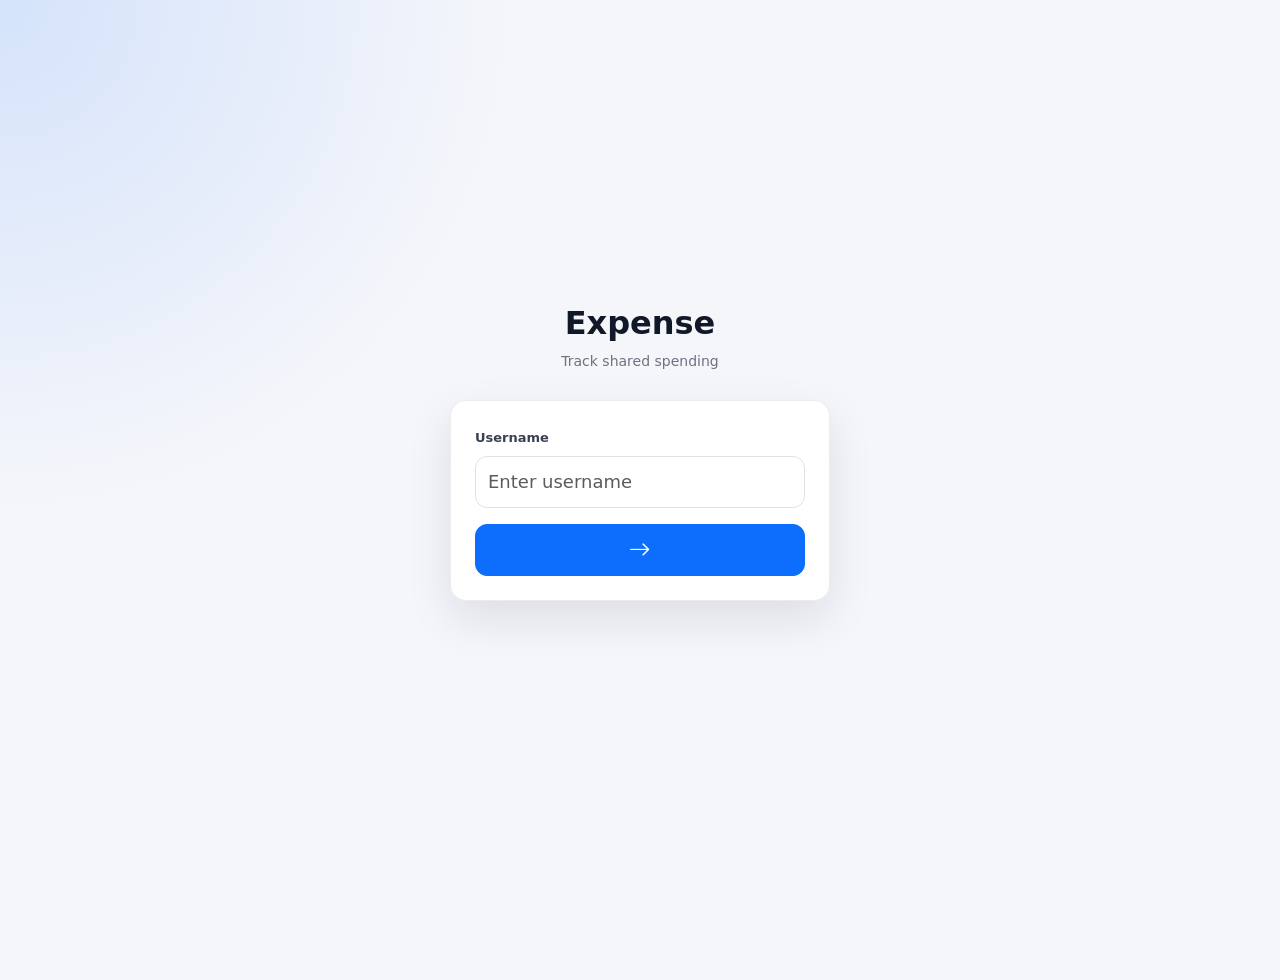
<file: index.html>
<!DOCTYPE html>
<html lang="vi">
<head>
  <meta charset="UTF-8" />
  <meta name="viewport" content="width=device-width, initial-scale=1.0" />

  <title>Expense App</title>

    <link rel="stylesheet" href="./css/bootstrap/bootstrap.min.css">
    <link rel="stylesheet" href="./css/style.css">

</head>
<body>
    <script>
        const isLoggedIn =
            localStorage.getItem("isLoggedIn");

        if (isLoggedIn === "true") {
            window.location.href = "./html/home.html";
        } else {
            window.location.href = "./html/login.html";
        }
    </script>

  <div class="container py-4">
    <h2 class="mb-4">Expense Management</h2>

    <div class="card mb-4">
      <div class="card-header">
        Add Expense
      </div>

      <div class="card-body">
        <form id="expenseForm">
          <div class="row g-3">
            <div class="col-md-4">
              <label class="form-label">Expense Name</label>
              <input type="text" id="expenseName" class="form-control" required />
            </div>

            <div class="col-md-3">
              <label class="form-label">Amount</label>
              <input type="number" id="amount" class="form-control" min="1" required />
            </div>

            <div class="col-md-3">
              <label class="form-label">Paid By</label>
              <input type="text" id="paidBy" class="form-control" required />
            </div>

            <div class="col-md-2 d-flex align-items-end">
              <button type="submit" class="btn btn-primary w-100">
                Save
              </button>
            </div>
          </div>
        </form>
      </div>
    </div>

    <div class="card">
      <div class="card-header d-flex justify-content-between">
        <span>Expense List</span>
        <button class="btn btn-sm btn-outline-secondary" onclick="loadExpenses()">
          Reload
        </button>
      </div>

      <div class="card-body">
        <table class="table table-bordered table-hover">
          <thead>
            <tr>
              <th>ID</th>
              <th>Expense</th>
              <th>Amount</th>
              <th>Paid By</th>
              <th>Created At</th>
            </tr>
          </thead>
          <tbody id="expenseTableBody">
          </tbody>
        </table>
      </div>
    </div>
  </div>

  <script src="./js/bootstrap/bootstrap.bundle.min.js"></script>
    <script src="./js/app.js"></script>
</body>
</html>
</file>
<file: css/style.css>
:root {
  --app-bg: #f5f6fa;
  --main-color: #0d6efd;
  --open-color: #198754;
  --end-color: #fd7e14;
  --lock-color: #6c757d;
  --card-radius: 16px;
}

body {
  background: var(--app-bg);
}

.app-card {
  border: none;
  border-radius: var(--card-radius);
}

.btn-main {
  background: var(--main-color);
  color: white;
  border-radius: 10px;
  font-weight: 600;
}

.form-control,
.form-select {
  height: 46px;
  border-radius: 10px;
}

.amount-suggest button {
  margin-right: 8px;
  margin-bottom: 8px;
}

.period-item {
  background: white;
  border: 1px solid #e9ecef;
  border-radius: 12px;
  padding: 14px;
  margin-bottom: 10px;
}

.status-badge {
  color: white;
  padding: 6px 12px;
  border-radius: 999px;
  font-size: 12px;
  font-weight: 700;
}

.status-open {
  background: var(--open-color);
}

.status-end {
  background: var(--end-color);
}

.status-lock {
  background: var(--lock-color);
}

.bottom-navbar {
  position: fixed;
  bottom: 0;
  left: 0;
  width: 100%;

  background: white;
  border-top: 1px solid #dee2e6;

  display: flex;
  justify-content: space-around;
  align-items: center;

  padding: 8px 0;

  z-index: 999;
}

.bottom-navbar button {
  background: none;
  border: none;

  display: flex;
  flex-direction: column;
  align-items: center;

  color: #495057;
  font-size: 12px;

  width: 100%;
}

.bottom-navbar button i {
  font-size: 22px;
  margin-bottom: 2px;
}

.bottom-navbar button:active {
  opacity: 0.7;
}

body {
  padding-bottom: 80px;
}

.bottom-navbar {
  position: fixed;
  bottom: 0;
  left: 0;
  width: 100%;

  background: white;
  border-top: 1px solid #dee2e6;

  display: flex;
  justify-content: space-around;
  align-items: center;

  padding: 8px 0;

  z-index: 999;
}

.bottom-navbar button {
  background: none;
  border: none;

  display: flex;
  flex-direction: column;
  align-items: center;

  color: #495057;
  font-size: 12px;

  width: 100%;
}

.bottom-navbar button i {
  font-size: 22px;
  margin-bottom: 2px;
}

body {
  padding-bottom: 80px;
}

.app-header {
  position: sticky;
  top: 0;
  z-index: 999;

  background: white;

  display: flex;
  justify-content: space-between;
  align-items: center;

  padding: 12px 16px;

  border-bottom: 1px solid #dee2e6;
}

.header-user {
  font-size: 14px;
  color: #495057;
}

/* loading */
.loading-overlay {
  position: fixed;
  inset: 0;
  z-index: 99999;
  background: rgba(255, 255, 255, 0.88);
  display: flex;
  flex-direction: column;
  align-items: center;
  justify-content: center;
  pointer-events: auto;
}

.loading-overlay.d-none {
  display: none !important;
}
</file>
<file: css/login.css>
body {
  min-height: 100vh;
  background:
    radial-gradient(circle at top left, rgba(13, 110, 253, 0.14), transparent 32%),
    #f5f6fa;
}

.login-page {
  min-height: 100vh;
  padding: 24px 16px;
  display: flex;
  align-items: center;
  justify-content: center;
}

.login-shell {
  width: 100%;
  max-width: 380px;
}

.login-header {
  margin-bottom: 28px;
  text-align: center;
}

.login-brand {
  font-size: 32px;
  font-weight: 800;
  letter-spacing: 0;
  color: #111827;
}

.login-subtitle {
  margin-top: 4px;
  font-size: 14px;
  color: #6b7280;
}

.login-panel {
  padding: 24px;
  border: 1px solid rgba(17, 24, 39, 0.08);
  border-radius: 16px;
  background: rgba(255, 255, 255, 0.94);
  box-shadow: 0 18px 45px rgba(15, 23, 42, 0.10);
}

.login-username {
  margin-top: 2px;
  font-size: 28px;
  font-weight: 800;
  color: #111827;
  overflow-wrap: anywhere;
}

.form-label {
  font-size: 13px;
  font-weight: 600;
  color: #374151;
}

.form-control {
  height: 52px;
  border-radius: 12px;
  font-size: 18px;
}

.btn-login {
  height: 52px;
  border-radius: 12px;
  font-weight: 700;
  font-size: 22px;
}
/* Giao diện nền tổng thể mượt mà giống iOS */
body.pin-active {
  min-height: 100vh;
  overflow: hidden;
  font-family: -apple-system, BlinkMacSystemFont, "Segoe UI", Roboto, Helvetica, Arial, sans-serif;
      background:
    radial-gradient(circle at 22% 18%, rgba(141, 211, 199, 0.42), transparent 28%),
    radial-gradient(circle at 18% 72%, rgba(244, 162, 97, 0.26), transparent 30%),
    radial-gradient(circle at 84% 38%, rgba(67, 97, 238, 0.42), transparent 32%),
    linear-gradient(145deg, #164e63 0%, #1e3a8a 42%, #111827 100%);
  /* background:
    radial-gradient(circle at top left, rgba(13, 110, 253, 0.14), transparent 32%),
    #354ca6; */

}

body.pin-active .login-page {
  min-height: 100dvh;
  padding: 0;
  display: flex;
  align-items: center;
  justify-content: center;
}

body.pin-active .login-header {
  display: none;
}

.pin-screen {
  width: 100%;
  max-width: 400px;
  padding: 40px 30px;
  /* color: #fff; */
    color: #1f2937;

  display: flex;
  flex-direction: column;
  align-items: center;
  justify-content: center;
}

/* Biểu tượng ổ khóa nhỏ gọn */
.pin-lock {
  font-size: 22px;
  margin-bottom: 24px;
  color: rgba(255, 255, 255, 0.9);
}

.pin-hello {
  margin-bottom: 8px;
  font-size: 15px;
  color: rgba(255, 255, 255, 0.75);
  letter-spacing: -0.2px;
}

/* Tiêu đề "Nhập mật mã" thanh thoát */
.pin-title {
  font-size: 30px;
  font-weight: 400;
  letter-spacing: -0.5px;
  margin-bottom: 28px;
}

/* Chấm tròn PIN mỏng, tinh tế */
.pin-dots {
  display: flex;
  justify-content: center;
  gap: 18px;
  margin-bottom: 64px;
}

.pin-dots span {
  width: 13px;
  height: 13px;
  border-radius: 50%;
  border: 1px solid rgba(255, 255, 255, 0.7);
  background: transparent;
  transition: background 0.15s ease;
}

.pin-dots span.active {
  background: #fff;
  border-color: #fff;
}

/* Bàn phím số Grid chuẩn tỉ lệ */
.number-keypad {
  width: 100%;
  display: grid;
  grid-template-columns: repeat(3, 82px);
  justify-content: center;
  gap: 20px 32px;
}

/* Phím tròn iOS với hiệu ứng Blur nhẹ */
.pin-key {
  width: 82px;
  height: 82px;
  border: 0;
  border-radius: 50%;
  background: rgba(255, 255, 255, 0.15);
  backdrop-filter: blur(10px);
  -webkit-backdrop-filter: blur(10px);
  color: #fff;
  display: flex;
  flex-direction: column;
  align-items: center;
  justify-content: center;
  transition: background 0.1s ease;
  cursor: pointer;
}

/* Hiệu ứng khi nhấn giữ phím */
.pin-key:active {
  background: rgba(255, 255, 255, 0.4);
}

.pin-number {
  font-size: 38px;
  font-weight: 400;
  line-height: 1;
}

.pin-letters {
  margin-top: 2px;
  font-size: 10px;
  font-weight: 600;
  letter-spacing: 1.5px;
  color: rgba(255, 255, 255, 0.9);
}

/* CSS cho 2 nút chữ (Đổi user / Xóa) ở hàng dưới cùng */
.pin-text-btn {
  width: 82px;
  height: 82px;
  border: 0;
  background: transparent;
  color: #fff;
  font-size: 15px;
  font-weight: 400;
  display: flex;
  align-items: center;
  justify-content: center;
  cursor: pointer;
  transition: opacity 0.2s ease;
}

.pin-text-btn:active {
  opacity: 0.5;
}

/* Tối ưu hóa responsive cho các dòng máy màn hình nhỏ */
@media (max-width: 380px) {
  .number-keypad {
    grid-template-columns: repeat(3, 74px);
    gap: 16px 24px;
  }

  .pin-key, .pin-text-btn {
    width: 74px;
    height: 74px;
  }

  .pin-number {
    font-size: 34px;
  }
  
  .pin-dots {
    gap: 14px;
    margin-bottom: 48px;
  }
}

/* fix zoom when double click on ios */
html {
  touch-action: manipulation;
}

button,
.pin-key,
.pin-text-btn {
  touch-action: manipulation;
  -webkit-tap-highlight-color: transparent;
  user-select: none;
  -webkit-user-select: none;
}

/* end */


.pin-login-btn {
  width: 100%;
  max-width: 260px;
  height: 48px;
  margin-top: 28px;
  border: 0;
  border-radius: 999px;
  background: rgba(255, 255, 255, 0.92);
  color: #12305f;
  font-size: 17px;
  font-weight: 700;
  touch-action: manipulation;
  -webkit-tap-highlight-color: transparent;
}

.pin-login-btn:disabled {
  opacity: 0.35;
}

.pin-login-btn:active:not(:disabled) {
  transform: scale(0.98);
}
</file>
<file: css/paying.css>
.amount-suggest {
  position: absolute;
  top: 78px;
  left: 12px;
  right: 12px;

  background: white;

  border: 1px solid #dee2e6;
  border-radius: 12px;

  box-shadow: 0 4px 12px rgba(0,0,0,0.08);

  z-index: 1000;

  overflow: hidden;
}

.amount-suggest button {
  width: 100%;

  border: none;
  background: white;

  padding: 10px 14px;

  text-align: left;

  transition: 0.2s;
}

.amount-suggest button:hover {
  background: #f8f9fa;
}
</file>
<file: css/period.css>
.period-list {
  height: 80vh;
  overflow-y: auto;
  padding-right: 4px;
}

.period-item {
  border: 1px solid #e0e0e0;
  border-radius: 14px;
  padding: 14px;
  margin-bottom: 12px;
  background: #fff;
  cursor: pointer;
}

.period-item.status-bg-open {
  background: #eaf7ef;
  border-color: #b7e4c7;
}

.period-item.status-bg-end {
  background: #fff8e1;
  border-color: #ffe08a;
}

.period-item.status-bg-lock {
  background: #f1f3f5;
  border-color: #ced4da;
}

.period-row-1,
.period-row-2,
.period-row-3 {
  display: flex;
  justify-content: space-between;
  align-items: center;
}

.period-row-1 {
  margin-bottom: 8px;
}

.period-row-2 {
  font-size: 13px;
  color: #6c757d;
  margin-bottom: 6px;
}

.period-row-3 {
  font-size: 13px;
  color: #495057;
}

.status-badge {
  padding: 5px 12px;
  border-radius: 999px;
  font-size: 12px;
  font-weight: 700;
}

.status-open {
  background: #198754;
  color: white;
}

.status-end {
  background: #ffc107;
  color: #212529;
}

.status-lock {
  background: #6c757d;
  color: white;
}

.cal-prd-list {
  max-height: 220px;
  overflow-y: auto;
}

.cal-prd-item {
  border: 1px solid #dee2e6;
  border-radius: 8px;
  padding: 10px 12px;
  margin-bottom: 8px;
  background: #fff;
}

.cal-prd-header {
  display: flex;
  justify-content: space-between;
  align-items: center;
  gap: 12px;
  margin-bottom: 4px;
}

.cal-prd-result {
  font-weight: 700;
  color: #198754;
  white-space: nowrap;
}

.cal-prd-values {
  display: flex;
  /* justify-content: space-between; */
  gap: 12px;
  font-size: 13px;
  color: #495057;
}

.cal-prd-item.cal-prd-warning {
  background: #fff3cd;
  border-color: #ffe69c;
}

.cal-prd-item.cal-prd-current-user {
  border: 2px solid #0d6efd;
  box-shadow: 0 0 0 3px rgba(13, 110, 253, 0.15);
}

.cal-prd-item.cal-prd-current-user .cal-prd-user {
  color: #0d6efd;
}
</file>
